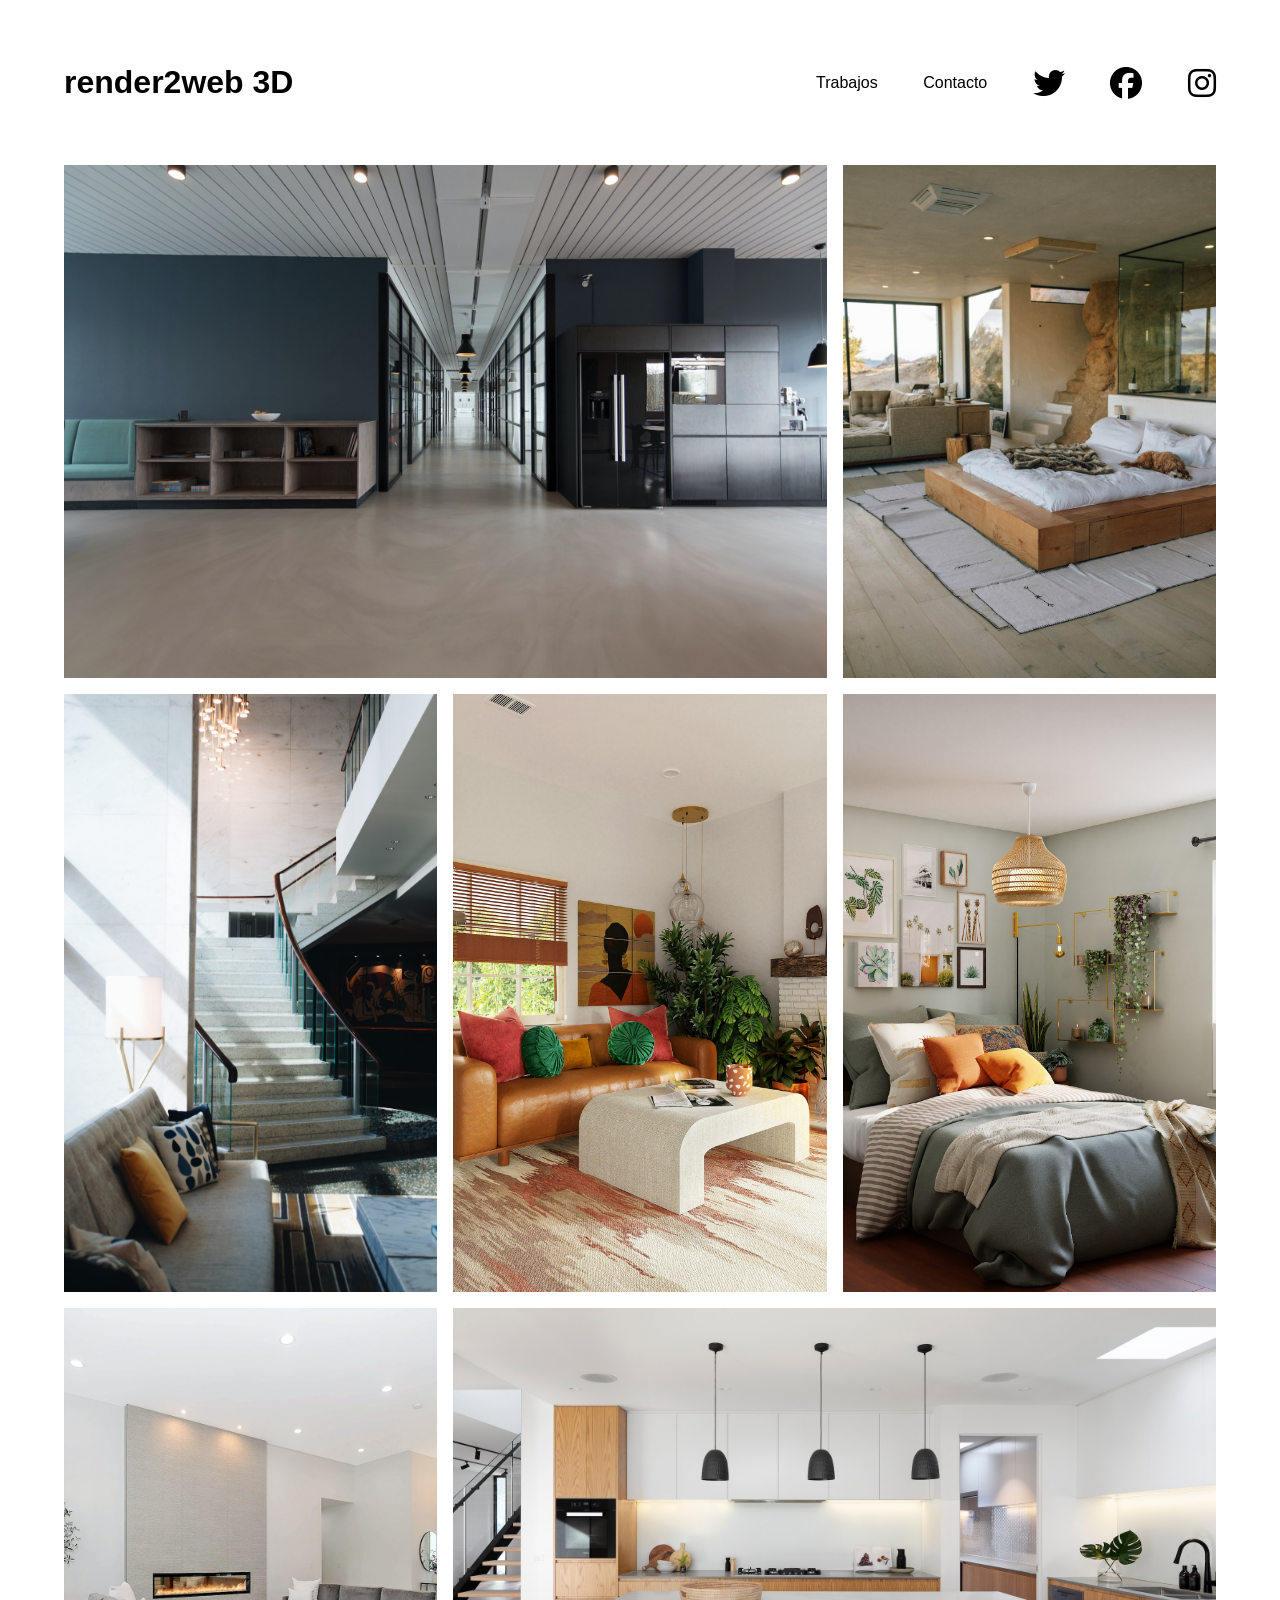
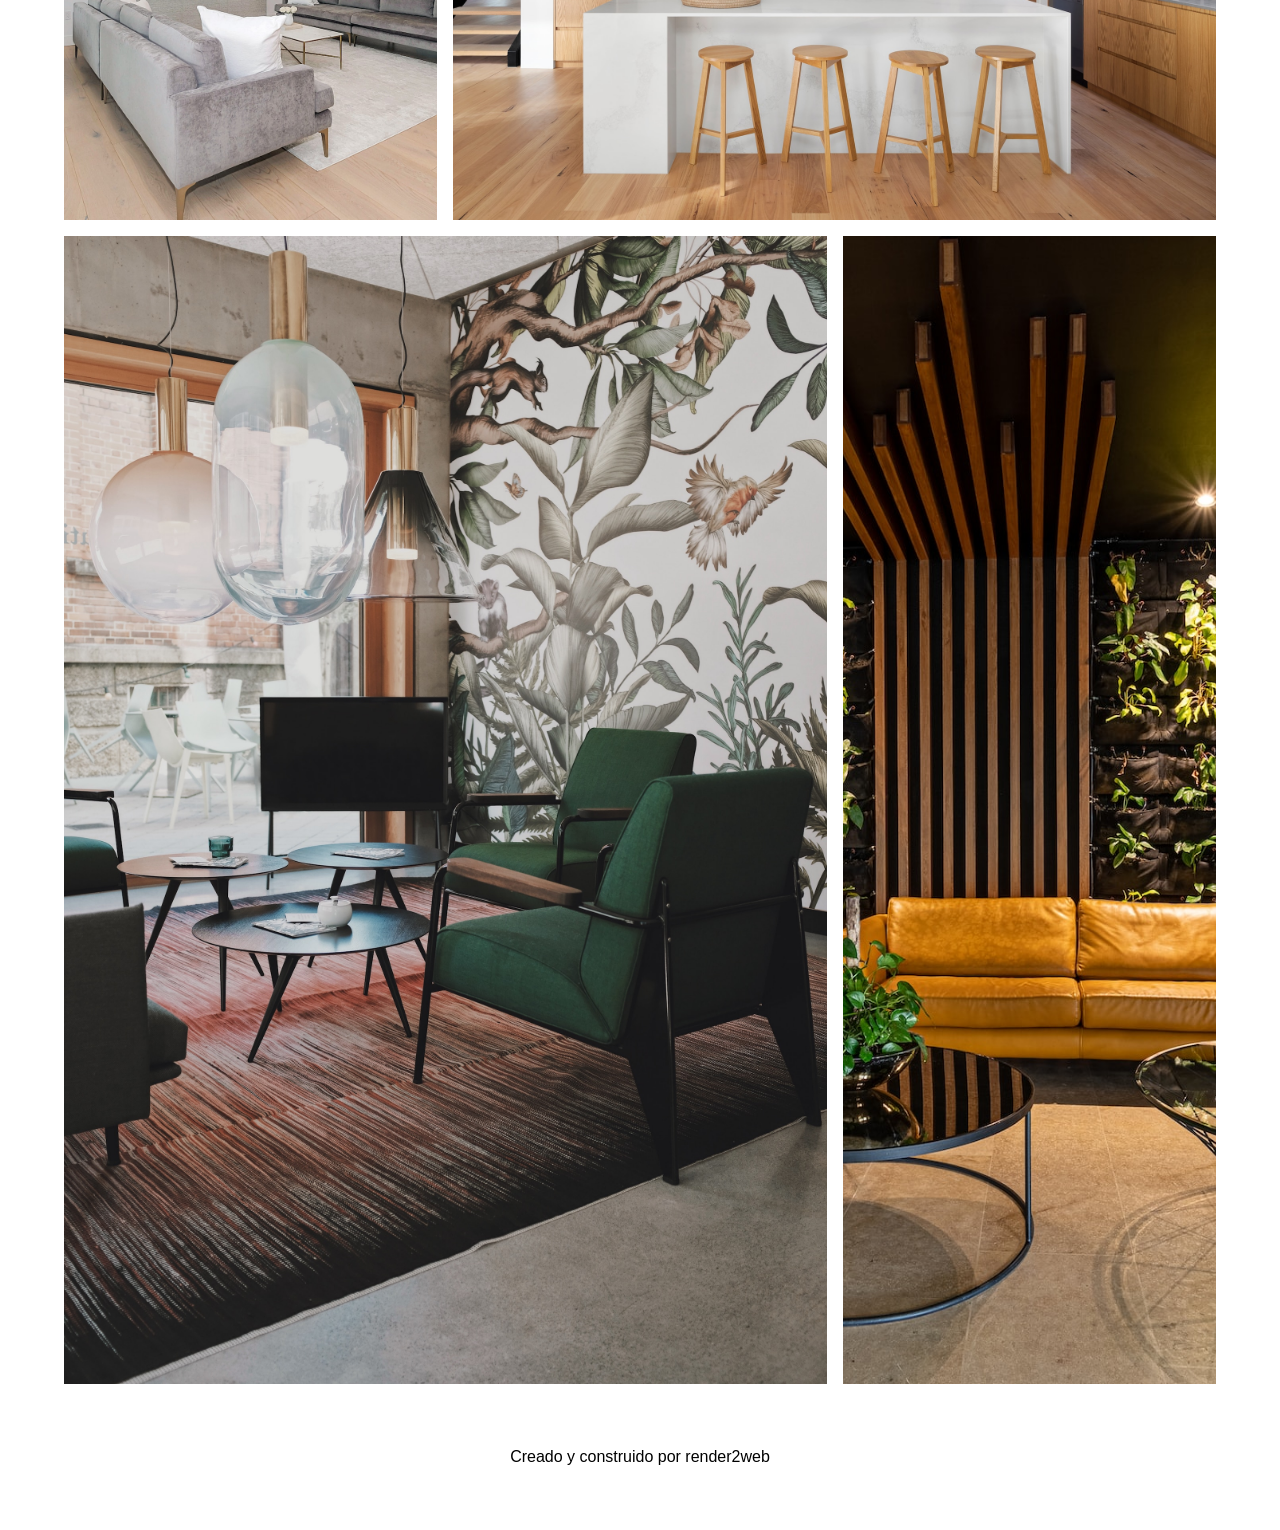
<file: portafolio 3D/index.html>
<!DOCTYPE html>
<html lang="en">
<head>
    <meta charset="UTF-8">
    <meta name="viewport" content="width=device-width, initial-scale=1.0">
    <link rel="stylesheet" href="https://cdnjs.cloudflare.com/ajax/libs/font-awesome/6.5.1/css/all.min.css">
    <link rel="stylesheet" href="index.css">
    <title>Portafolio 3D</title>
</head>
<body>
    <div class="container">
        <header class="navbar">
            <div class="left">render2web 3D</div>
            <nav class="right">
                <a href="#trabajos">Trabajos</a>
                <a href="#contacto">Contacto</a>
                <a href="#twitter">
                    <i class="fa-brands fa-twitter fa-2x"></i>
                </a>
                <a href="#facebook">
                    <i class="fa-brands fa-facebook fa-2x"></i>
                </a>
                <a href="#instagram">
                    <i class="fa-brands fa-instagram fa-2x"></i>
                </a>
            </nav>
        </header>

        <div class="proyectos">
            <div class="proyecto" id="apartamento">
                <img src="img/imagen1.jpg" alt="">
                <p class="superpuesto blanco">VER PROYECTO...</p>
            </div>

            <div class="proyecto" id="casa1">
                <img src="img/imagen2.jpg" alt="">
                <p class="superpuesto blanco">VER PROYECTO...</p>
            </div>

            <div class="proyecto" id="casa2">
                <img src="img/imagen3.jpg" alt="">
                <p class="superpuesto blanco">VER PROYECTO...</p>
            </div>

            <div class="proyecto" id="casa3">
                <img src="img/imagen4.jpg" alt="">
                <p class="superpuesto blanco">VER PROYECTO...</p>
            </div>

            <div class="proyecto" id="casa4">
                <img src="img/imagen5.jpg" alt="">
                <p class="superpuesto blanco">VER PROYECTO...</p>
            </div>

            <div class="proyecto" id="casa5">
                <img src="img/imagen6.jpg" alt="">
                <p class="superpuesto blanco">VER PROYECTO...</p>
            </div>

            <div class="proyecto" id="casa6">
                <img src="img/imagen7.jpg" alt="">
                <p class="superpuesto blanco">VER PROYECTO...</p>
            </div>

            <div class="proyecto" id="casa7">
                <img src="img/imagen8.jpg" alt="">
                <p class="superpuesto blanco">VER PROYECTO...</p>
            </div>

            <div class="proyecto" id="casa8">
                <img src="img/imagen9.jpg" alt="">
                <p class="superpuesto blanco">VER PROYECTO...</p>
            </div>
        </div>

        <footer class="footer">Creado y construido por render2web</footer>

    </div>
</body>
</html>
</file>
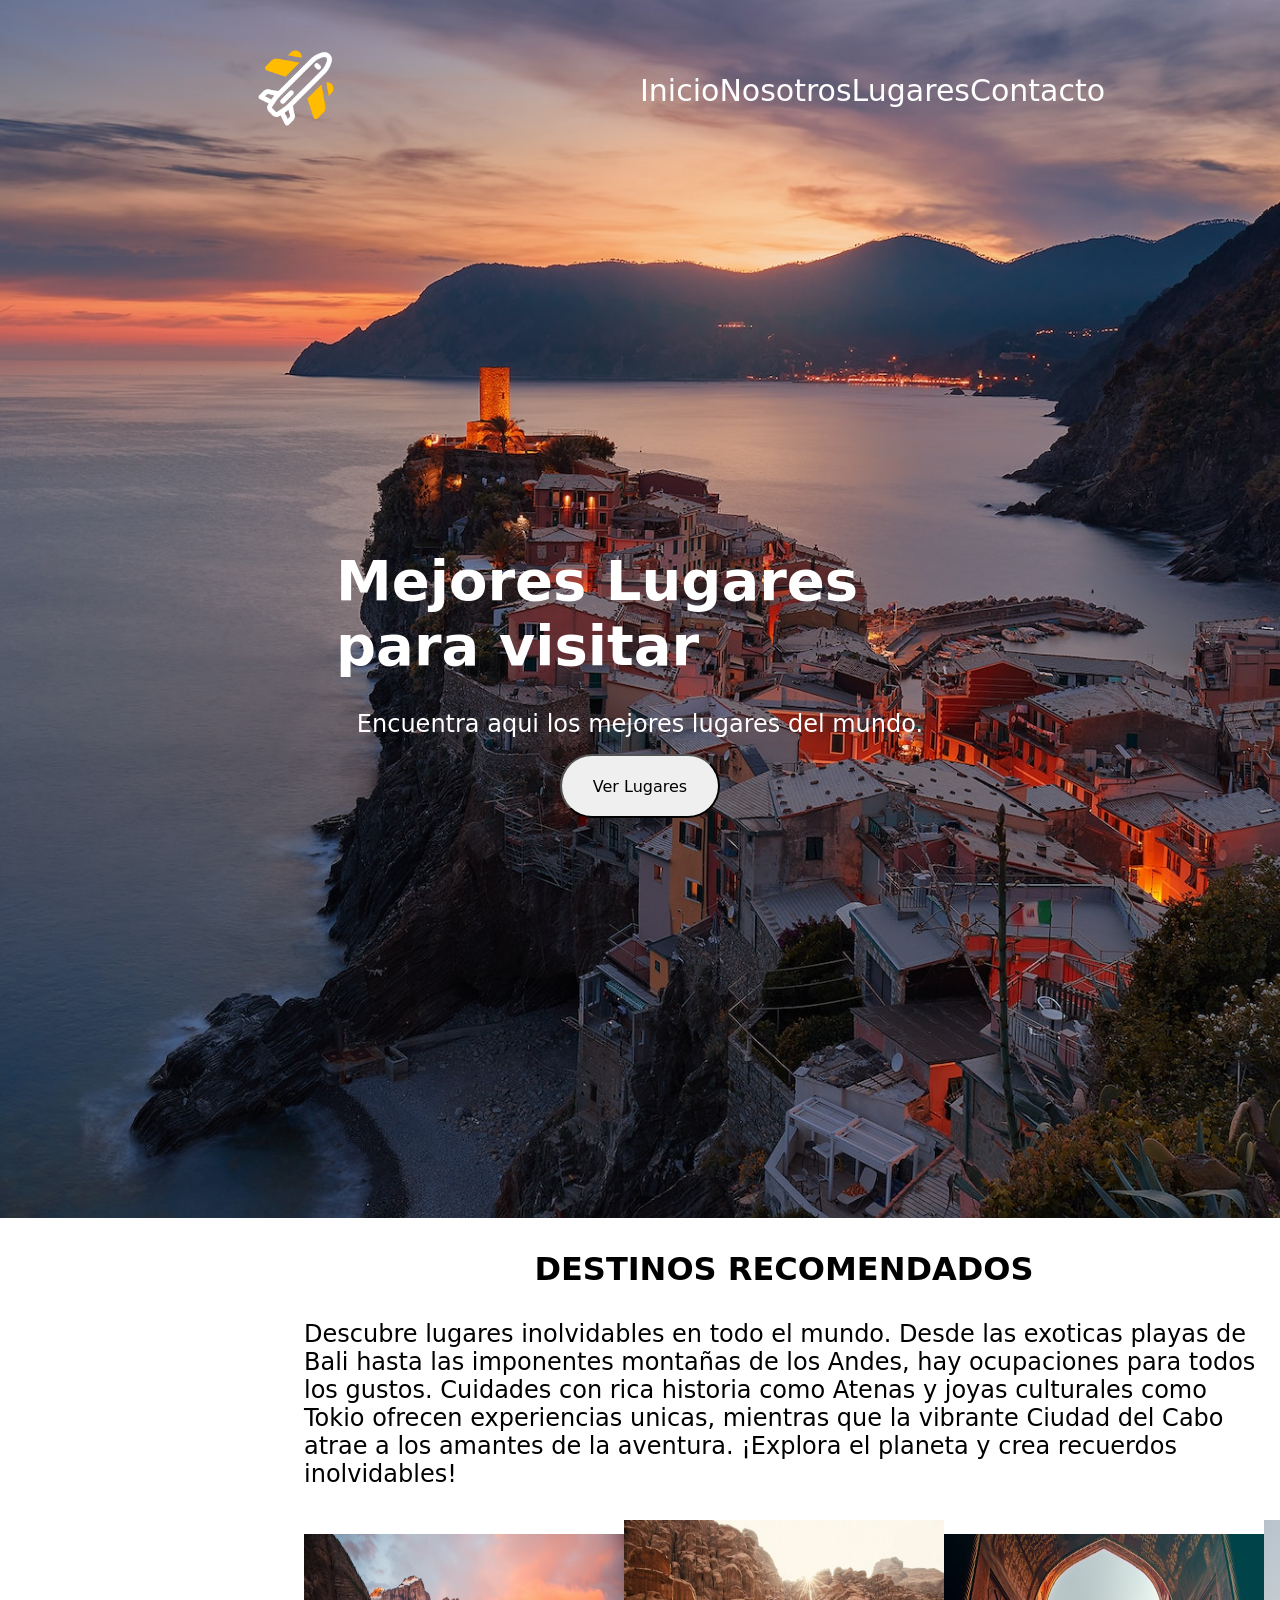
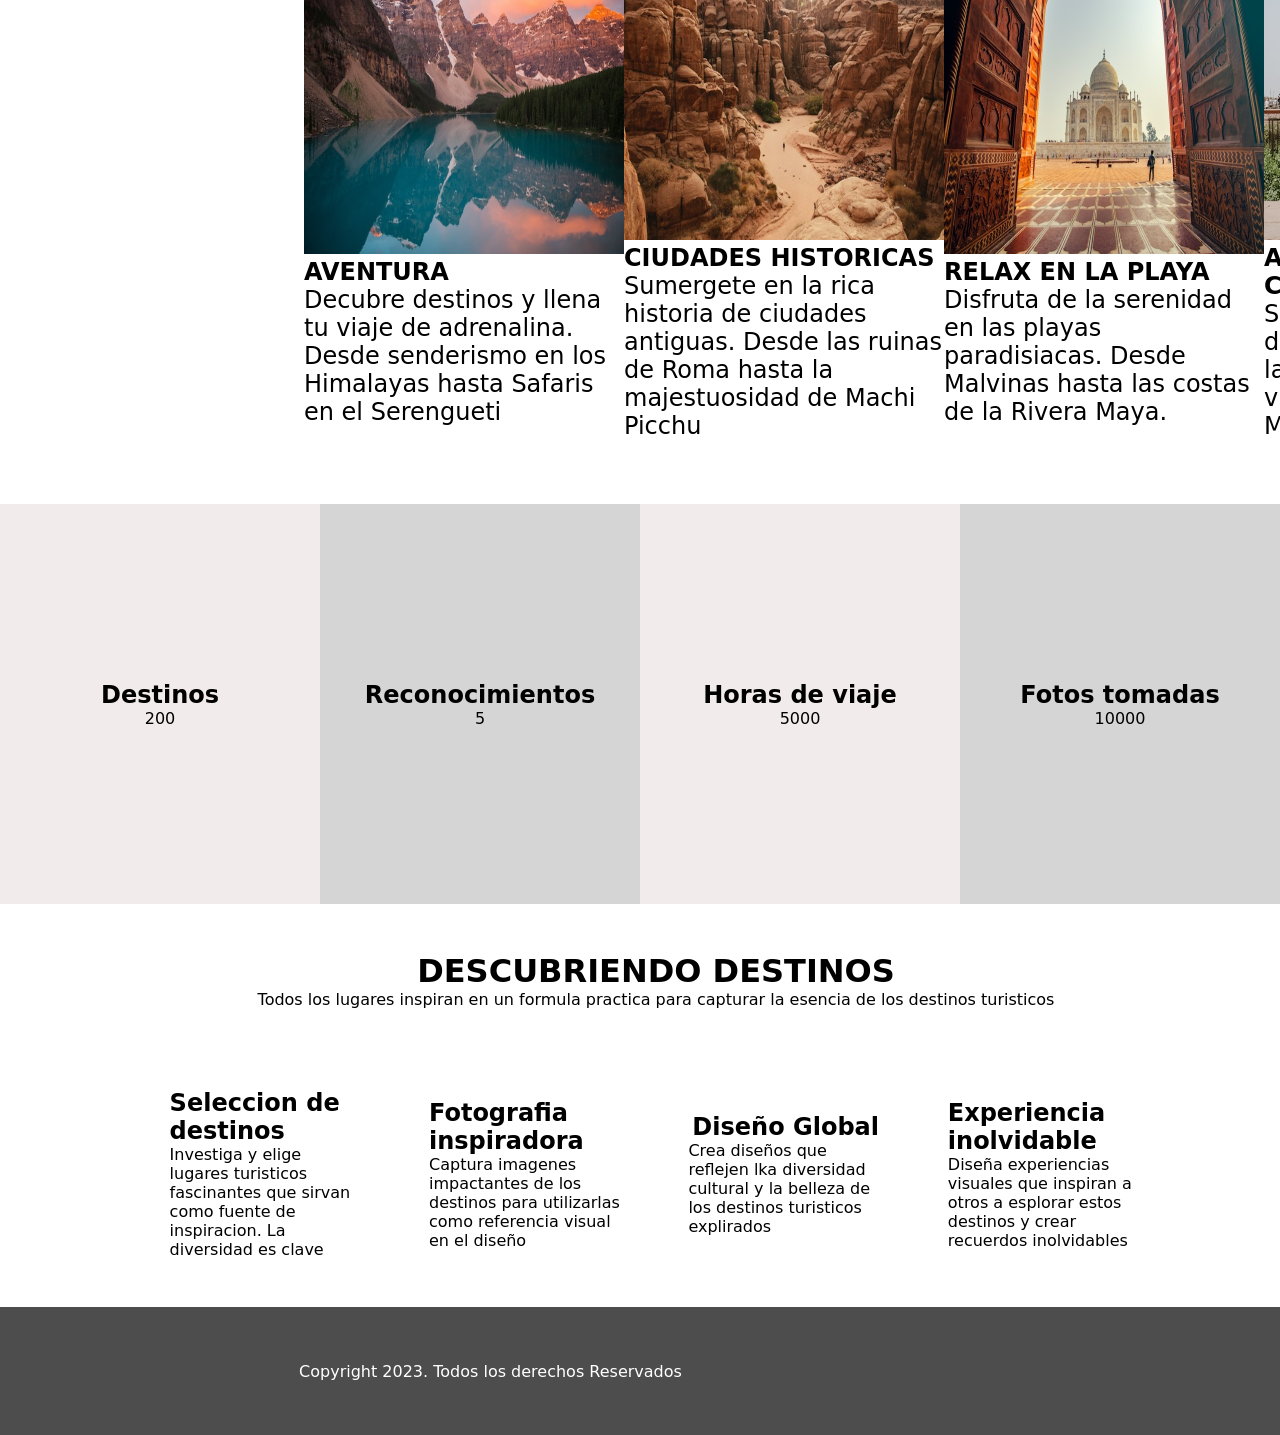
<file: Proyecto_SASS/index.html>
<!DOCTYPE html>
<html lang="en">
<head>
    <meta charset="UTF-8">
    <meta name="viewport" content="width=device-width, initial-scale=1.0">
    <link rel="stylesheet" href="index.css">
    <title>App Lugares</title>
</head>
<body>
    <div class="container">
        <header class="header">

            <div class="navegacion">
                <div class="izquierda">
                    <img src="img/logo.png" alt="">
                </div>

                <nav class="derecha">
                    <a href="#inicio">Inicio</a>
                    <a href="nosotros">Nosotros</a>
                    <a href="lugares.html">Lugares</a>
                    <a href="contacto">Contacto</a>
                </nav>
            </div>


            <div class="titulo">
                <h1>Mejores Lugares para visitar</h1>
                <p>Encuentra aqui los mejores lugares del mundo.</p>
                <button>Ver Lugares</button>
            </div>
        </header>  

        <div class="recomendados">
            <h1>DESTINOS RECOMENDADOS</h1>

            <p>Descubre lugares inolvidables en todo el mundo. Desde las exoticas playas de Bali hasta 
                las imponentes montañas de los Andes, hay ocupaciones para todos los gustos. Cuidades con
                rica historia como Atenas y joyas culturales como Tokio ofrecen experiencias unicas, 
                mientras que la vibrante Ciudad del Cabo atrae a los amantes de la aventura. ¡Explora el 
                planeta y crea recuerdos inolvidables! 
            </p>

            <div class="recomendados-img">
                <div class="img1">
                    <img src="img/recomendado1.jpg" alt="">
                    <h2>AVENTURA</h2>
                    <p>Decubre destinos y llena tu viaje de adrenalina.
                        Desde senderismo en los Himalayas hasta Safaris en el Serengueti
                    </p>
                </div>
                <div class="img2">
                    <img src="img/recomendado2.jpg" alt="">
                    <h2>CIUDADES HISTORICAS</h2>
                    <p>Sumergete en la rica historia de ciudades antiguas. Desde las
                        ruinas de Roma hasta la majestuosidad de Machi Picchu
                    </p>
                </div>
                <div class="img3">
                    <img src="img/recomendado3.jpg" alt="">
                    <h2>RELAX EN LA PLAYA</h2>
                    <p>Disfruta de la serenidad en las playas paradisiacas. Desde 
                        Malvinas hasta las costas de la Rivera Maya.
                    </p>
                </div>
                <div class="img4">
                    <img src="img/recomendado4.jpg" alt="">
                    <h2>AVENURAS CULTURALES</h2>
                    <p>Sumergete en la diversidad cultural. Desde la mistica de Kyoto 
                        hasta vibrantes calles de Marraketch
                    </p>
                </div>
            </div>
        </div>

        <div class="cuadros">
            <div class="destinos">
                <h2>Destinos</h2>
                <P>200</P>
            </div>

            <div class="reconocimiento">
                <h2>Reconocimientos</h2>
                <p>5</p>
            </div>

            <div class="horas">
                <h2>Horas de viaje</h2>
                <p>5000</p>
            </div>

            <div class="fotos">
                <h2>Fotos tomadas</h2>
                <p>10000</p>
            </div>
        </div>

        <div class="descubre">
            <h1>DESCUBRIENDO DESTINOS</h1>
            <p>Todos los lugares inspiran en un formula practica para capturar la esencia de los destinos 
                turisticos</p>
            
            <div class="seleccion">
                <div class="viaje">
                    <h2>Seleccion de destinos</h2>
                    <p>Investiga y elige lugares turisticos fascinantes
                        que sirvan como fuente de inspiracion. La diversidad
                        es clave
                    </p>
                </div>
                <div class="foto">
                    <h2>Fotografia inspiradora</h2>
                    <p>Captura imagenes impactantes de los destinos para 
                        utilizarlas como referencia visual en el diseño
                    </p>
                </div>
                <div class="global">
                    <h2>Diseño Global</h2>
                    <p>Crea diseños que reflejen lka diversidad cultural y la belleza de los 
                        destinos turisticos explirados
                    </p>
                </div>
                <div class="inolvidable">
                    <h2>Experiencia inolvidable</h2>
                    <p>Diseña experiencias visuales que inspiran a otros a esplorar estos 
                        destinos y crear recuerdos inolvidables
                    </p>
                </div>
            </div>
        </div>

        <footer>
            <div class="izquierda">
                <p>Copyright 2023. Todos los derechos Reservados</p>
            </div>
            <div class="derecha">

            </div>
        </footer>
        
    </div>
</body>
</html>
</file>
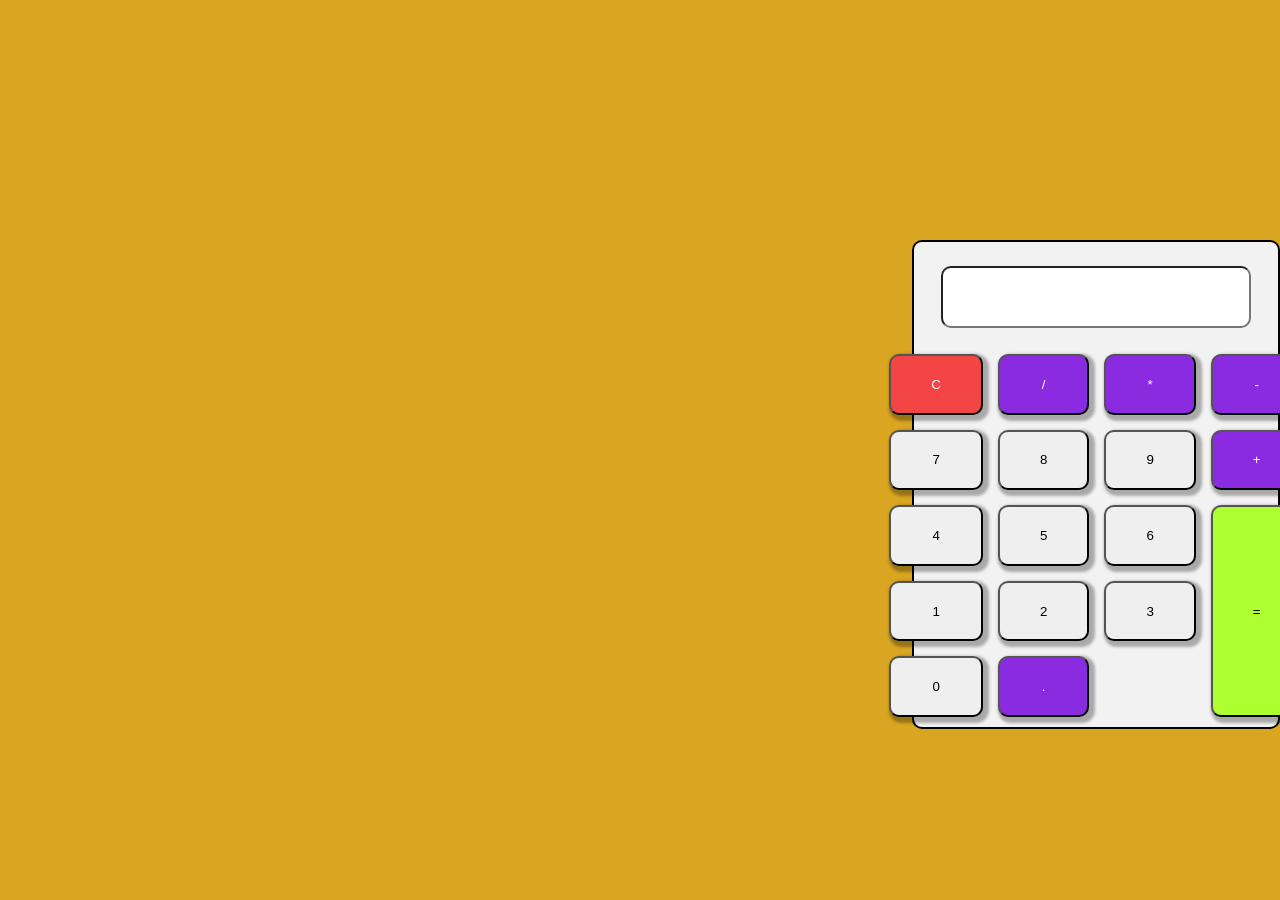
<file: Calculadora/calculadora.html>
<!DOCTYPE html>
<html lang="en">
<head>
    <meta charset="UTF-8">
    <meta name="viewport" content="width=device-width, initial-scale=1.0">
    <link rel="stylesheet" href="calculadora.css">
    <title>Calculadora</title>
</head>
<body>
    <div class="container">
        <input type="text" id="resultado" readonly>

        <div class="botones">
            <button class="borrar">C</button>
            <button class="operador">/</button>
            <button class="operador">*</button>
            <button class="operador">-</button>
            <button class="numero">7</button>
            <button class="numero">8</button>
            <button class="numero">9</button>
            <button class="operador">+</button>
            <button class="numero">4</button>
            <button class="numero">5</button>
            <button class="numero">6</button>
            <button id="igual">=</button>
            <button class="numero">1</button>
            <button class="numero">2</button>
            <button class="numero">3</button>
            <button class="numero">0</button>
            <button class="operador">.</button>
        </div>
    </div>

    <script src="index.js"></script>

</body>
</html>
</file>
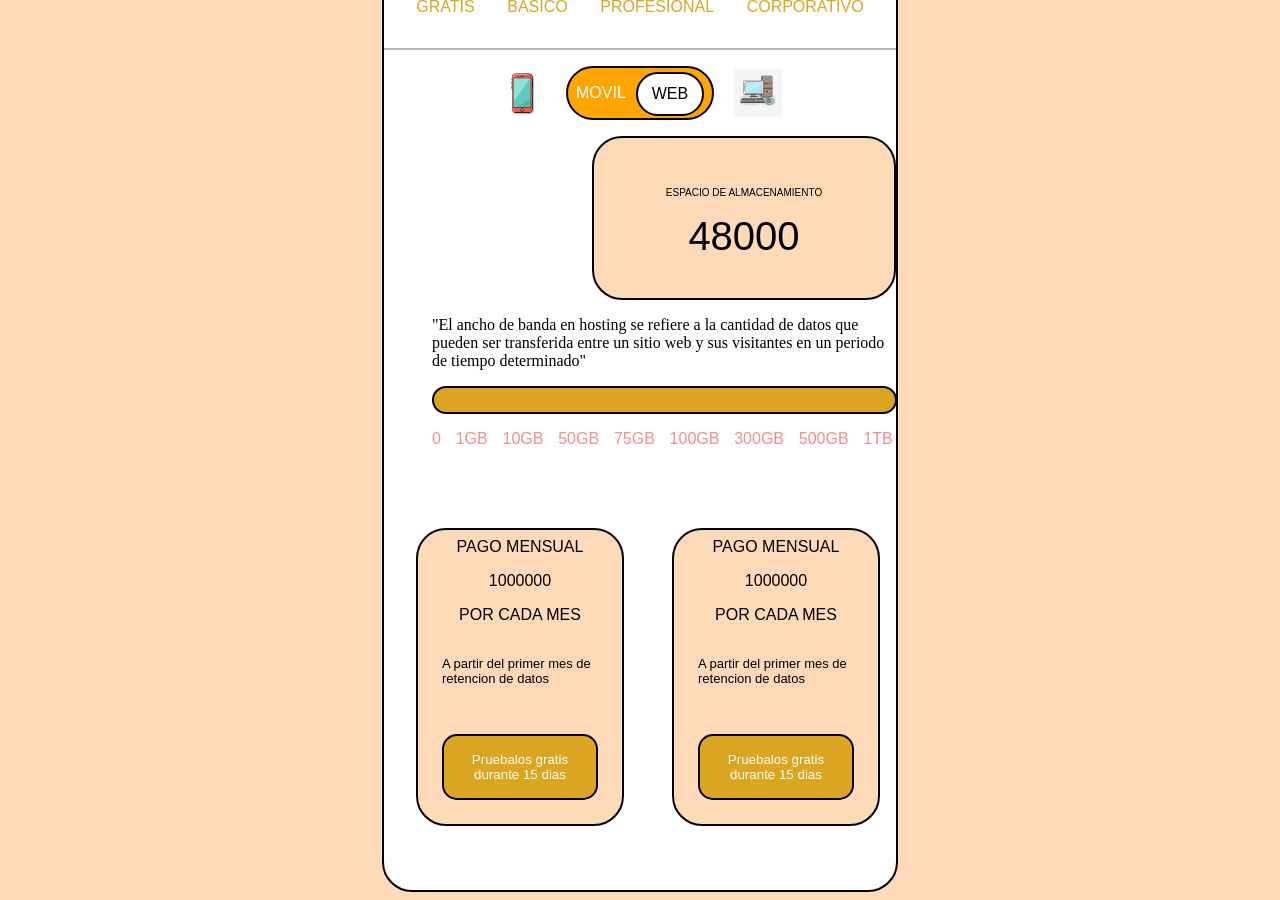
<file: Cotizador/cotizador.html>
<!DOCTYPE html>
<html lang="en">
<head>
    <meta charset="UTF-8">
    <meta name="viewport" content="width=device-width, initial-scale=1.0">
    <link rel="stylesheet" href="cotizador.css">
    <title>Cotizador</title>
</head>
<body>
    
    <div class="container">
        <nav class="navbar">
            <p>GRATIS</p>
            <p>BASICO</p>
            <p>PROFESIONAL</p>
            <p>CORPORATIVO</p>
        </nav>

        <div class="webMovil">

            <img src="imagenes/telefono.avif" alt="celular">
 
            <div class="botonImg">
                <p>MOVIL</p>
                <div class="webboton">
                    <p>WEB</p>
                </div>

            </div>

            <img src="imagenes/PC.jpg" alt="PC">
        </div>

        <div class="numero">
            <p>ESPACIO DE ALMACENAMIENTO</p>
            <p>48000</p>
        </div>

        <p class="frase">"El ancho de banda  en hosting se refiere a la cantidad de datos que pueden ser transferida 
            entre un sitio web y sus visitantes en un periodo de tiempo determinado"
        </p>

        <div class="barra">

        </div>

        <ul>
            <li>0</li>
            <li>1GB</li>
            <li>10GB</li>
            <li>50GB</li>
            <li>75GB</li>
            <li>100GB</li>
            <li>300GB</li>
            <li>500GB</li>
            <li>1TB</li>
        </ul>

        <div class="container-botones">
            <div class="card1">
                <p>PAGO MENSUAL</p>
                <p>1000000</p>
                <p>POR CADA MES</p>
                <p>A partir del primer mes de retencion de datos</p>

                <button>Pruebalos gratis durante 15 dias </button>
            </div>

            <div class="card2">
                <p>PAGO MENSUAL</p>
                <p>1000000</p>
                <p>POR CADA MES</p>
                <p>A partir del primer mes de retencion de datos</p>

                <button>Pruebalos gratis durante 15 dias </button>
            </div>
        </div>


    </div>
</body>
</html>
</file>
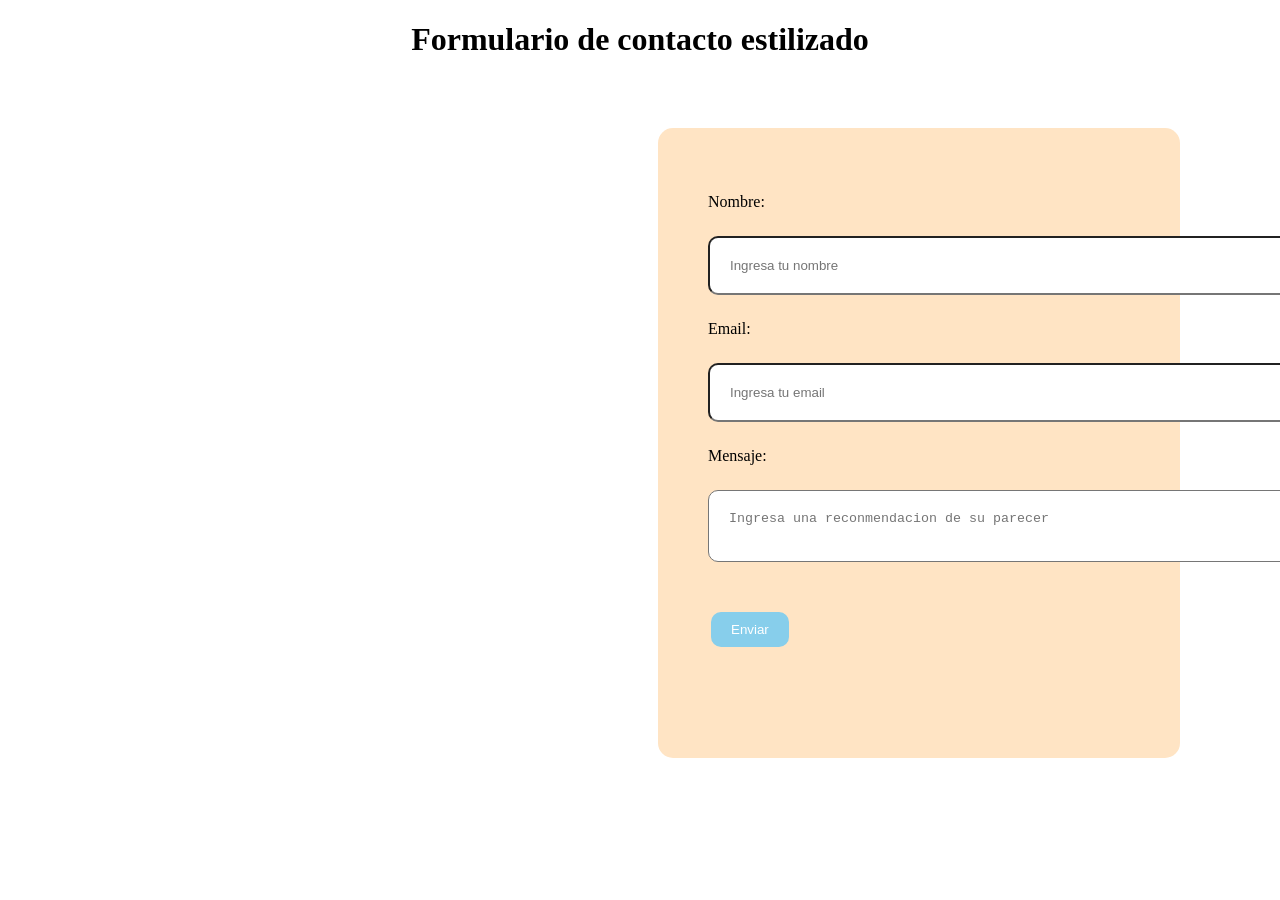
<file: Formulario/Formulario.html>
<!DOCTYPE html>
<html lang="en">
<head>
    <meta charset="UTF-8">
    <meta name="viewport" content="width=device-width, initial-scale=1.0">
    <link rel="stylesheet" href="Formulario.css">
    <title>Formulario</title>
</head>
<body>
    <h1>Formulario de contacto estilizado</h1>
    <form>
        <label for="Nombre">Nombre: </label>
        <input type="text" id="nombre" name="nombre" placeholder="Ingresa tu nombre">

        <label for="Nombre">Email: </label>
        <input type="email" id="email" name="email" placeholder="Ingresa tu email">

        <label for="Nombre">Mensaje: </label>
        <textarea name="Mensaje" id="Mensaje" placeholder="Ingresa una reconmendacion de su parecer"></textarea>
        
        <button>Enviar</button>
    </form>
</body>
</html>
</file>
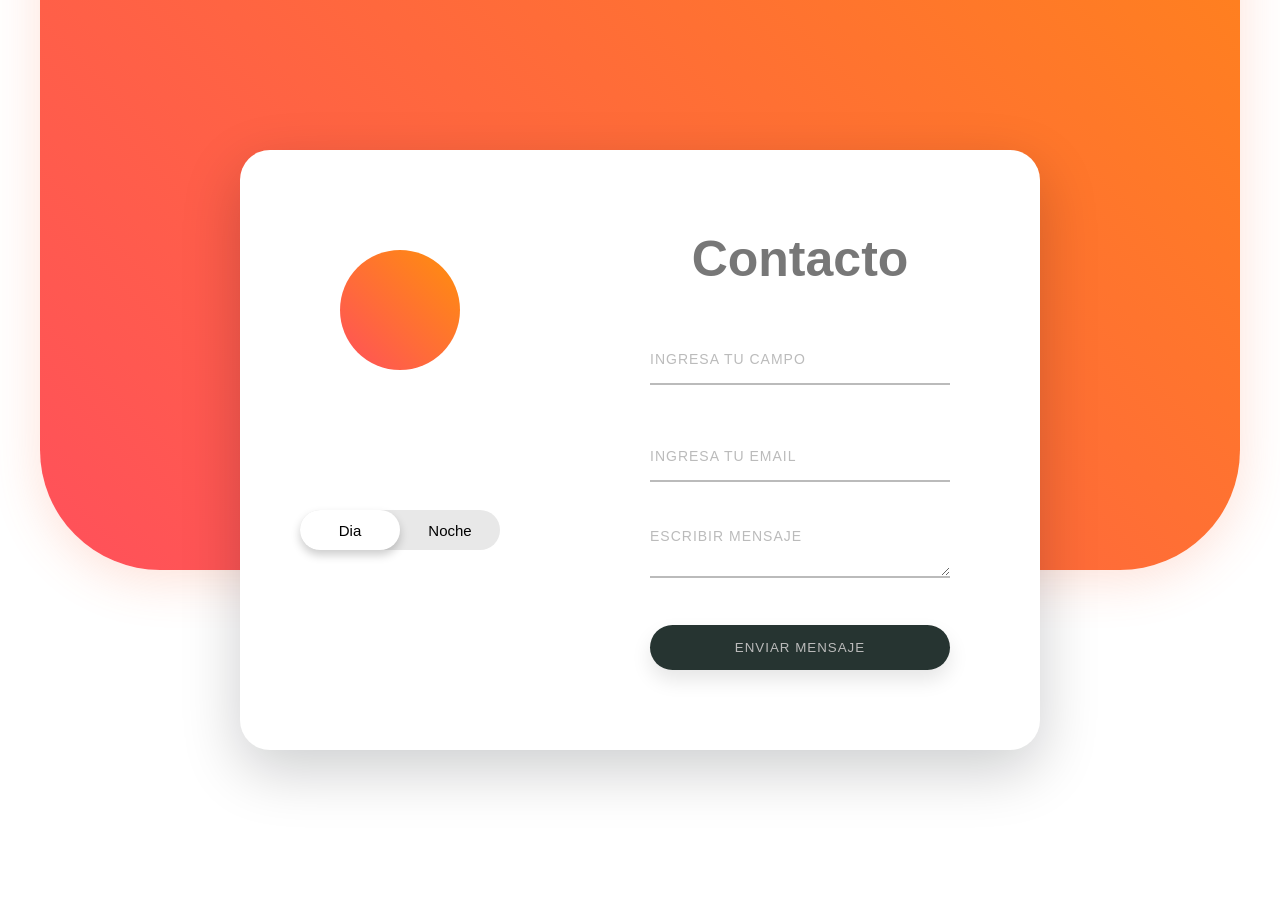
<file: Light - Dark/login.html>
<!DOCTYPE html>
<html lang="en">
<head>
    <meta charset="UTF-8">
    <meta name="viewport" content="width=device-width, initial-scale=1.0">
    <link rel="stylesheet" href="login.css">
    <title>Light - Dark</title>
</head>
<body>
    <div class="contenedor">
        <div class="fondo-redondeado"></div>
        <div class="envoltura-formulario">
            <div class="envoltura-formulario-izquierda">
                <div class="sol-luna"></div>
                <button type="button">
                    <span class="fondo"></span>
                    <span class="dia">Dia</span>
                    <span class="noche">Noche</span>
                </button>
            </div>
            <div class="envoltura-formulario-derecha">
                <h1>Contacto</h1>
                <input type="text" class="campo" placeholder="Ingresa tu campo">

                <input type="text" class="campo" placeholder="Ingresa tu email">

                <textarea class="campo msg" placeholder="Escribir mensaje"></textarea>

                <button type="button">Enviar mensaje</button>
            </div>
        </div>
    </div>

    <script src="login.js"></script>
</body>
</html>
</file>
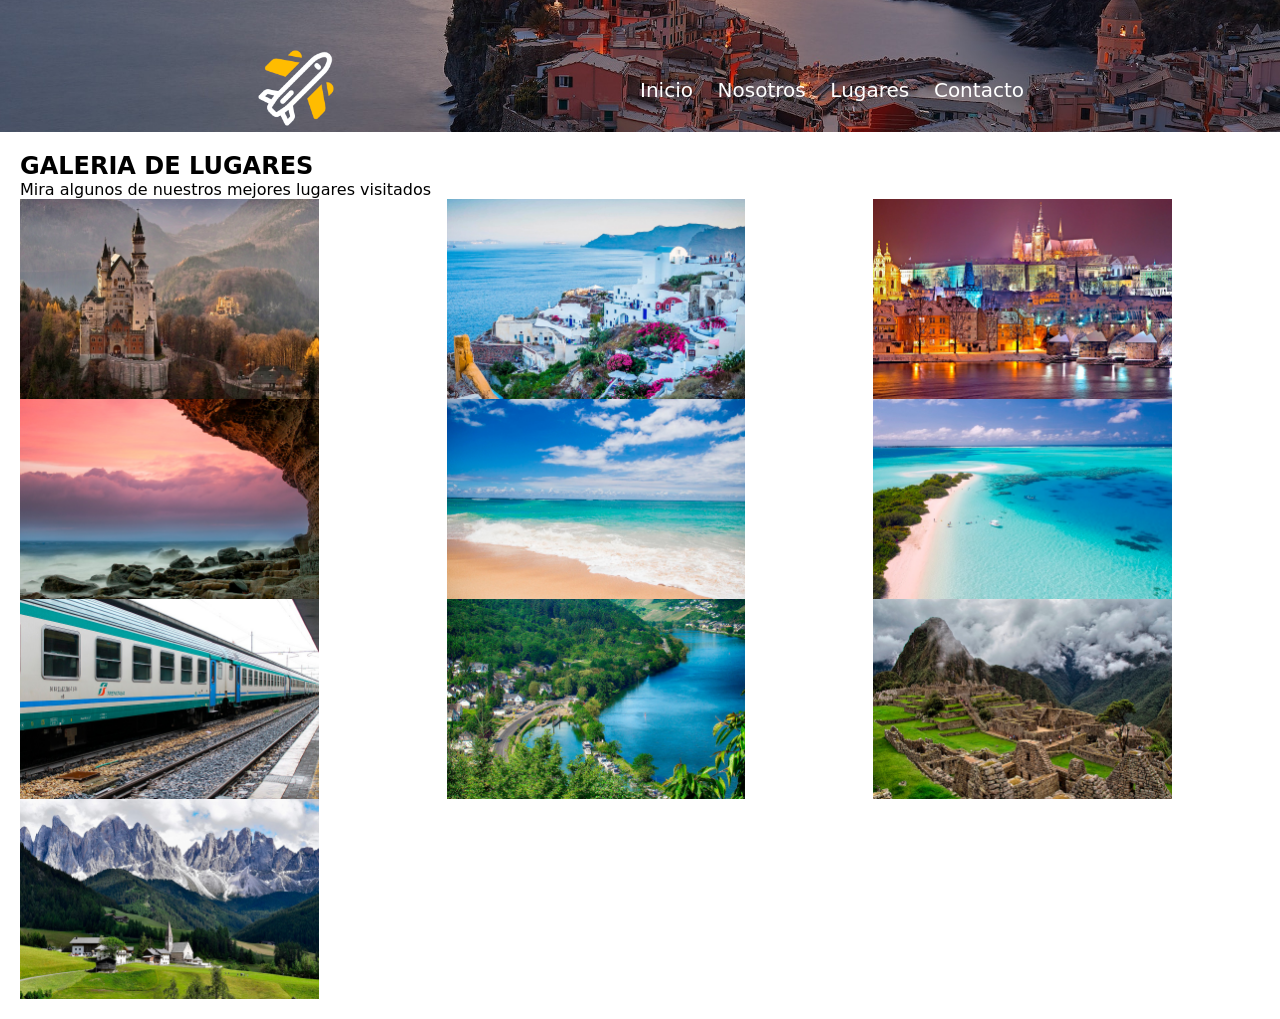
<file: Proyecto_SASS/lugares.html>
<!DOCTYPE html>
<html lang="en">
<head>
    <meta charset="UTF-8">
    <meta name="viewport" content="width=device-width, initial-scale=1.0">
    <link rel="stylesheet" href="lugares.css">
    <title>Document</title>
</head>
<body>
    <div class="container">
        <header class="header">

            <div class="navegacion">
                <div class="izquierda">
                    <img src="img/logo.png" alt="">
                </div>

                <nav class="derecha">
                    <a href="#inicio">Inicio</a>
                    <a href="nosotros">Nosotros</a>
                    <a href="lugares">Lugares</a>
                    <a href="contacto">Contacto</a>
                </nav>
            </div>
        </header>  

        <div class="galerias">
            <h2>GALERIA DE LUGARES</h2>
            <p>Mira algunos de nuestros mejores lugares visitados</p> 

            <div class="imagenes">
                <div class="img1" id="i1">
                    <img src="img/item1.jpg" alt="">
                </div>
                <div class="img2" id="i2">
                    <img src="img/item2.jpg" alt="">
                </div>
                <div class="img3" id="i3">
                    <img src="img/item3.jpg" alt="">
                </div>
                <div class="img4" id="i4">
                    <img src="img/item4.jpg" alt="">
                </div>
                <div class="img5" id="i5">
                    <img src="img/item5.jpg" alt="">
                </div>
                <div class="img6" id="i6">
                    <img src="img/item6.jpg" alt="">
                </div>
                <div class="img7" id="i7">
                    <img src="img/item7.jpg" alt="">
                </div>
                <div class="img8" id="i8">
                    <img src="img/item8.jpg" alt="">
                </div>
                <div class="img9" id="i9">
                    <img src="img/item9.jpg" alt="">
                </div>
                <div class="img10" id="i10">
                    <img src="img/item10.jpg" alt="">
                </div>
            </div>
        </div>

    </div>
</body>
</html>
</file>
<file: portafolio 3D/index.css>
*{
    margin: 0;
    padding: 0;
    box-sizing: border-box;
}

body{
    font-family: sans-serif;
}

.container{
    max-width: 90%;
    margin: 0 auto;
}

.navbar{
    display: flex;
    justify-content: space-between;
    padding: 64px 0;
}

.navbar .left{
    font-size: 32px;
    font-weight: bold;
}

.navbar .right {
    width: 400px;
    display: flex;
    justify-content: space-between;
    align-items: center;
}

.navbar .right a{
    text-decoration: none;
    color: black; 
}

.navbar .right a:hover{
    text-decoration: underline;
}

.proyecto {
    position: relative; 
    height: 100%;
    width: 100%;
    overflow: hidden;
}
.proyecto .superpuesto{
    background-color: rgba(255, 255, 255, 0.1);
    position: absolute;
    top: 0;
    left: 0;
    width: 100%;
    height: 100%;
    display: flex;
    justify-content: center;
    align-items: center;
    margin: 0;
    font-size: 36px;
    font-weight: bold;
    letter-spacing: 2px;
    opacity: 0;
    transition: all 0.2 ease-in;
}

.proyectos .superpuesto:hover{
    opacity: 1;
    cursor: pointer;
}

.superpuesto.blanco{
    color: white;
}

.proyectos{
    display: grid;
  
    grid-template-areas: 
    "apartamento apartamento casa1"
    "apartamento apartamento casa1"
    "casa4 casa3 casa2"
    "casa5 casa6 casa6"
    "casa5 casa6 casa6"
    "casa7 casa7 casa8"
    "casa7 casa7 casa8";
    width: 100%;
    grid-gap: 16px;
}

.proyectos img{
    width: 100%;
    object-fit: cover;
    height: 100%;
}

#apartamento{
    grid-area: apartamento;
}

#casa1{
    grid-area: casa1;
}

#casa2{
    grid-area: casa2;
}

#casa3{
    grid-area: casa3;
}

#casa4{
    grid-area: casa4;
}

#casa5{
    grid-area: casa5;
}

#casa6{
    grid-area: casa6;
}

#casa7{
    grid-area: casa7;
}

#casa8{
    grid-area: casa8;
}

.footer{
    text-align: center;
    padding: 64px;
}
</file>
<file: Proyecto_SASS/index.css>
*{
    margin: 0;
    padding: 0;
    font-family: system-ui, -apple-system, BlinkMacSystemFont, 'Segoe UI', Roboto, Oxygen, Ubuntu, Cantarell, 'Open Sans', 'Helvetica Neue', sans-serif;
}

.container .header{
    display: flex;
    justify-content: center;
    align-items: center;
    flex-direction: column;
    background: url(img/principal.jpg) no-repeat center center/cover;
}

.navegacion{
    width: 60%;
    display: flex;
    justify-content: space-between;
    margin-top: 3rem;
}

.navegacion .derecha{
    width: 50%;
    display: flex;
    justify-content: space-between;
    align-items: center;
    font-size: 30px;
}

.navegacion .derecha a{
    text-decoration: none;
    color: white
}

.navegacion .derecha a:hover{
    text-decoration: underline;
    color: orange;
}


.header img{
    height: 5rem;
    width: 5rem;
}

.header .titulo{
    width: 50%;
    margin: 25rem 0 25rem 0;
    display: flex;
    justify-content: center;
    align-items: center;
    flex-direction: column;
    color: white;
}

.titulo h1{
    padding: 1rem;
    font-size: 3.5rem;
}

.titulo p{
    padding: 1rem;
    font-size: 1.5rem;
}

.titulo button{
    height: 4rem;
    width: 10rem;
    border-radius: 5rem;
    cursor: pointer;
    font-size: 1rem;
}

.titulo button:hover{
    color: white;
    background-color: orange;
}

.recomendados{
    display: flex;
    justify-content: center;
    align-items: center;
    flex-direction: column;
    padding: 2rem;
    width: 75%;
    margin-left: 17rem;
}

.recomendados h1{
    padding-bottom: 2rem;
}

.recomendados p{
    font-size:  1.5rem;
    margin-bottom: 2rem;
}

.recomendados .recomendados-img{
    display: flex;
    justify-content: space-between;
    align-items: center;
    width: 100%;
}


.recomendados .recomendados-img .img1 img {
    height: 20rem;
    width: 20rem;
}      

.recomendados .recomendados-img .img2 img {
    height: 20rem;
    width: 20rem;
}

.recomendados .recomendados-img .img3 img {
    height: 20rem;
    width: 20rem;
}

.recomendados .recomendados-img .img4 img {
    height: 20rem;
    width: 20rem;
}

.cuadros{
    display: flex;
    justify-content: center;
    align-items: center;
    width: 100%;
}

.cuadros .destinos{
    display: flex;
    justify-content: center;
    align-items: center;
    flex-direction: column;
    height: 25rem;
    width: 40rem;
    background-color: rgb(242, 235, 235);
}

.cuadros .reconocimiento{
    display: flex;
    justify-content: center;
    align-items: center;
    flex-direction: column;
    height: 25rem;
    width: 40rem;
    background-color: rgb(213, 213, 213);
}

.cuadros .horas{
    display: flex;
    justify-content: center;
    align-items: center;
    flex-direction: column;
    height: 25rem;
    width: 40rem;
    background-color: rgb(242, 235, 235);
}

.cuadros .fotos{
    display: flex;
    justify-content: center;
    align-items: center;
    flex-direction: column;
    height: 25rem;
    width: 40rem;
    background-color: rgb(213, 213, 213);
}

.descubre{
    width: 95%;
    padding: 3rem;
    display: flex;
    justify-content: center;
    align-items: center;
    flex-direction: column;
}

.descubre .seleccion{
    display: flex;
    justify-content: space-between;
    align-items: center;    
    width: 80%; 
    padding-top: 5rem;
}

.descubre .seleccion .viaje{
    display: flex;
    justify-content: center;
    align-items: center;
    flex-direction: column; 
    width: 20%;
}

.descubre .seleccion .foto{
    display: flex;
    justify-content: center;
    align-items: center;
    flex-direction: column; 
    width: 20%;
}

.descubre .seleccion .global{
    display: flex;
    justify-content: center;
    align-items: center;
    flex-direction: column; 
    width: 20%;
}

.descubre .seleccion .inolvidable{
    display: flex;
    justify-content: center;
    align-items: center;
    flex-direction: column; 
    width: 20%;
}

footer{
    height: 8rem;
    display: flex;
    justify-content: space-evenly;
    align-items: center;
    background-color: rgb(78, 77, 77);
    color: white;
}
</file>
<file: Calculadora/calculadora.css>
*{
    margin: 0;
}

body{
    background-color: goldenrod;
}

.container{
    border: 2px solid black;
    background-color: #f2f2f2;
    max-width: 500px;
    margin: 15rem 0 0 57rem;
    display: flex;
    text-align: center;
    align-items: center;
    flex-direction: column;
    border-radius: 10px;
}

input{
    width: 83%;
    height: 3.5rem;
    margin-top: 1.5rem;
    border-radius: 10px;
}

.botones{
    margin-top: 1rem;
    display: grid;
    grid-template-columns: repeat(4,1fr);
    grid-gap: 15px;
    padding: 10px;
}

.botones button{
    padding: 1.3rem 2.5rem 1.3rem 2.5rem;
    border-radius: 10px;
    box-shadow: 3px 3px 3px 3px rgba(0, 0, 0, 0.3);
}

.botones .borrar{
    background-color: rgb(244, 69, 69);
    color: white;
}

.botones .borrar:hover{
    background-color: beige;
    color: black;
}

.botones .operador{
    background-color: blueviolet;
    color: white;
}

.botones .operador:hover{
    background-color: beige;
    color: black;
}

.botones .numero:hover{
    background-color: beige;
    color: black;
}

#igual{
    grid-row: span 3;
    background-color: greenyellow;
}

#igual:hover{
    background-color: beige;
    color: black;
}
</file>
<file: Cotizador/cotizador.css>
body{
    padding: 0;
    margin: 0;
    font-family: 'Franklin Gothic Medium', 'Arial Narrow', Arial, sans-serif;
    background-color: peachpuff;
    display: flex;
    justify-content: center;
    align-items: center;
    height: 95vh;
}

.container{
    border: 2px solid black;
    border-radius: 30px;
    background-color: white;
    width: 40%;
}

.container .navbar{
    display: flex;
    justify-content: space-around;
    border-bottom: 2px solid rgb(183, 183, 183);
    color: goldenrod;
    padding: 1rem;
}

.webMovil{
    display: flex;
    justify-content: center;
    align-items: center;
    gap: 20px;
    padding: 1rem;
}

.webMovil .botonImg{
    border: 2px solid black;
    width: 8rem;
    padding: 0 0.5rem 0 0.5rem;
    border-radius: 30px;
    color: white;
    background-color: orange;
    display: flex;
    justify-content: space-between;
}

.webMovil .botonImg .webboton{
    border: 2px solid black;
    width: 4rem;
    height: 2.5rem;
    margin-top: 0.25rem;
    display: flex;
    justify-content: center;
    align-items: center;
    border-radius: 30px;
    color: black;
    background-color: white;
}

.webMovil img{
    height: auto;
    width: 3rem;
}

.numero{
    border: 2px solid black;
    max-width: 25rem;
    height: 10rem;
    margin-left: 13rem;
    padding: 0;
    border-radius: 30px;
    background-color: peachpuff;
    display: flex;
    justify-content: center;
    align-items: center;
    flex-direction: column;
}

.numero p:first-child{
    font-size: 10px;
    font-family: Verdana, Geneva, Tahoma, sans-serif;
    margin-bottom: 1rem ;
}

.numero p:last-child{
    font-size: 40px;
    margin: 0;
}

.frase{
    width: 90%;
    margin-left: 3rem;  
    font-family: cursive;
}

.barra{
    border: 2px solid black;
    height: 1.5rem;
    width: 90%;
    margin-left: 3rem;
    border-radius: 30px;
    background-color: goldenrod;
}

ul{
    width: 90%;
    padding: 0;
    margin-left: 3rem;
    list-style: none;
    display: flex;
    justify-content: space-between;
    color: rgb(247, 140, 140);
}

.container-botones{
    display: flex;
    justify-content: center;
    align-items: center;
    transition: 0.7s ease-in-out;
}

.container-botones .card1:hover{
    transform: scale(1.1);
}

.container-botones .card2:hover{
    transform: scale(1.1);
}

.card1{
    border: 2px solid black;
    display: flex;
    justify-content: center;
    align-items: center;
    flex-direction: column;
    font-family: Verdana, Geneva, Tahoma, sans-serif;
    margin: 4rem 1rem 4rem 2rem;
    max-width: 40%;
    background-color: peachpuff;
    border-radius: 30px;
}

.card1 p:first-child{
    margin: 0.5rem;
}

.card1 p:nth-child(2){
    margin: 0.5rem;
}

.card1 p:nth-child(3){
    margin: 0.5rem;
}

.card1 p:last-of-type{
    font-size: 13px;
    padding: 1rem;
    margin: 0.5rem;
}

.card1 button{
    border: 2px solid black;
    border-radius: 15px;
    padding: 1rem;
    margin: 1.5rem;
    background-color: goldenrod;
    cursor: pointer;
    font-family: 'Franklin Gothic Medium', 'Arial Narrow', Arial, sans-serif;
    color: white;
}


.card2{
    border: 2px solid black;
    display: flex;
    justify-content: center;
    align-items: center;
    flex-direction: column;
    font-family: Verdana, Geneva, Tahoma, sans-serif;
    margin: 4rem 1rem 4rem 2rem;
    max-width: 40%;
    background-color: peachpuff;
    border-radius: 30px;
}

.card2 p:first-child{
    margin: 0.5rem;
}

.card2 p:nth-child(2){
    margin: 0.5rem;
}

.card2 p:nth-child(3){
    margin: 0.5rem;
}

.card2 p:last-of-type{
    font-size: 13px;
    padding: 1rem;
    margin: 0.5rem;
}

.card2 button{
    border: 2px solid black;
    border-radius: 15px;
    padding: 1rem;
    margin: 1.5rem;
    background-color: goldenrod;
    cursor: pointer;
    font-family: 'Franklin Gothic Medium', 'Arial Narrow', Arial, sans-serif;
    color: white;
}
</file>
<file: Formulario/Formulario.css>
h1{
    text-align: center;
}

form{
    background-color: bisque;
    margin-top: 70px;
    margin-left: 650px;
    width: 35%;
    height: 550px;
    border-radius: 15px;
    padding: 40px;
    justify-content: center;
}

label , input , textarea{
    display: block;
    margin: 25px 0 0 10px;
}

input , textarea{
    width: 650px;
    padding: 20px;
    border-radius: 10px;
}

button{
    background-color: skyblue;
    border: none;
    color: white;
    padding: 10px 20px;
    border-radius: 10px;
    margin: 50px 0 0 13px;
}
</file>
<file: Light - Dark/login.css>
*{
    margin: 0;
    padding: 0;
    box-sizing: border-box;
    outline: none;
    font-family: 'Franklin Gothic Medium', 'Arial Narrow', Arial, sans-serif;
}

html{
    font-size: 62.5%;
}

.contenedor{
    width: 100%;
    height: 100vh;
    background-color: #fff;
    display: flex;
    justify-content: center;
    align-items: center;
    position: relative;
    transition: all 0.1s;
}

.switch.contenedor{
    background-color: #262431;
}

.fondo-redondeado{
    width: 120rem;
    height: 120rem;
    border-radius: 10%;
    background: linear-gradient(225deg, #ff900b , #ff505b);
    position: absolute;
    top: -70%;
    left: 50%;
    transform: translateX(-50%);
    box-shadow: 0 1rem 5rem rgba(248, 106, 59, 0.2);
}


.switch .fondo-redondeado{
    background: linear-gradient(225deg, #93cdff , #3c3a74);
    box-shadow: 0 1rem 5rem rgba(60, 58, 115, 0.5);
}


.envoltura-formulario{
    width: 80rem;
    height: 60rem;
    background-color: white;
    display: flex;
    border-radius: 3rem;
    box-shadow: 0 2rem 6rem rgba(6 , 12 , 15 , 0.2);
    position: relative;
    z-index: 100;
    transition: all 0.1s;
}

.switch .envoltura-formulario{
    background-color: #262431;
}


.envoltura-formulario-izquierda{
    width: 40%;
    display: flex;
    flex-direction: column;
    justify-content: space-between;
    align-items: center;
    padding: 10rem 0 20rem 0;
}


.sol-luna{
    width: 12rem;
    height: 12rem;
    background: linear-gradient(225deg, #ff900b , #ff505b);
    border-radius: 50%;
    position: relative;
}

.switch .sol-luna{
    background: linear-gradient(225deg, #93cdff , #3c3a74);
    box-shadow: none;
}

.sol-luna:after{
    content: "";
    position: absolute;
    right: 0;
    top: 0;
    width: 9.5rem;
    height: 9.5rem;
    border-radius: 50%;
    background-color: white;
    transform: scale(0);
    transition: transform 0.5;
}

.switch .sol-luna:after{
    background-color: #263431;
    transform: scale(1);

}

.envoltura-formulario-izquierda button{
    width: 20rem;
    height: 4rem;
    background-color: #e8e8e8;
    border: none;
    border-radius: 3rem;
    font-size: 1.5rem;
    cursor: pointer;
    position: relative;
}

.envoltura-formulario-izquierda button span{
    position: absolute;
    top: 0;
    width: 50%;
    height: 100%;
}

.fondo{
    background-color: white;
    border-radius: 3rem;
    left: 0;
    box-shadow: 0 0.5rem 1rem rgba(0, 0, 0, 0.2);
}

.switch .fondo{
    transform: translate(100%);
    background-color: #262431;
}

.dia , .noche{
    display: flex;
    justify-content: center;
    align-items: center;
}

.dia{
    left: 0;
}

.noche{
    right: 0;
}

.envoltura-formulario-derecha{
    width: 60%;
    display: flex;
    flex-direction: column;
    align-items: center;
    justify-content: space-between;
    padding: 8rem 0;
}

.envoltura-formulario-derecha h1{
    font-size: 5rem;
    color: #777;
}

.campo{
    width: 30rem;
    height: 5rem;
    border: none;
    border-bottom: 0.2rem solid #bbb;
    font-size: 1.4rem;
    color: #555;
    background-color: transparent;
}

.campo::placeholder{
    text-transform: uppercase;
    font-size: 1.4rem;
    color: #bbb;
    letter-spacing: 0.1rem;
}

.envoltura-formulario-derecha .mgs{
    height: 20rem;
    resize: none;
}

.envoltura-formulario-derecha button{
    width: 30rem;
    height: 4.5rem;
    background-color: #263431;
    border: none;
    border-radius: 3rem;
    color: #bbb;
    text-transform: uppercase;
    letter-spacing: 0.1rem;
    cursor: pointer;
    box-shadow: 0 1rem 2rem rgba(0, 0, 0, 0.1);
}
</file>
<file: Proyecto_SASS/lugares.css>
*{
    margin: 0;
    padding: 0;
    font-family: system-ui, -apple-system, BlinkMacSystemFont, 'Segoe UI', Roboto, Oxygen, Ubuntu, Cantarell, 'Open Sans', 'Helvetica Neue', sans-serif;
}

.header{
    display: flex;
    justify-content: center;
    align-items: center;
    flex-direction: column;
    background: url(img/principal.jpg) no-repeat center center/cover;
}

.header .navegacion {
    width: 60%;
    display: flex;
    justify-content: space-between;
    margin-top: 3rem;
}

.navegacion .derecha{
    width: 50%;
    display: flex;
    justify-content: space-between;
    align-items: center;
    font-size: 20px;
}


.navegacion .derecha a{
    text-decoration: none;
    color: white
}

.navegacion .derecha a:hover{
    text-decoration: underline;
    color: orange;
}


.header img{
    height: 5rem;
    width: 5rem;
}

.galerias {
    width: 100%;
    padding: 20px;
}

.galerias p h2{
    margin-left: 10rem;
}

.imagenes {
    display: grid;
    grid-template-areas: 
        "i1 i2 i3"
        "i4 i5 i6"
        "i7 i8 i9"
        "i10 . ."; 

}

.imagenes img {
    width: 70%;
    height: 200px; 
    object-fit: cover;
    display: block;
}

#i1{
    grid-area: i1;
}

#i2{
    grid-area: i2;
}

#i3{
    grid-area: i3;
}

#i4{
    grid-area: i4;
}

#i5{
    grid-area: i5;
}

#i6{
    grid-area: i6;
}

#i7{
    grid-area: i7;
}

#i8{
    grid-area: i8;
}

#i9{
    grid-area: i9;
}

#i10{
    grid-area: i10;
}
</file>
